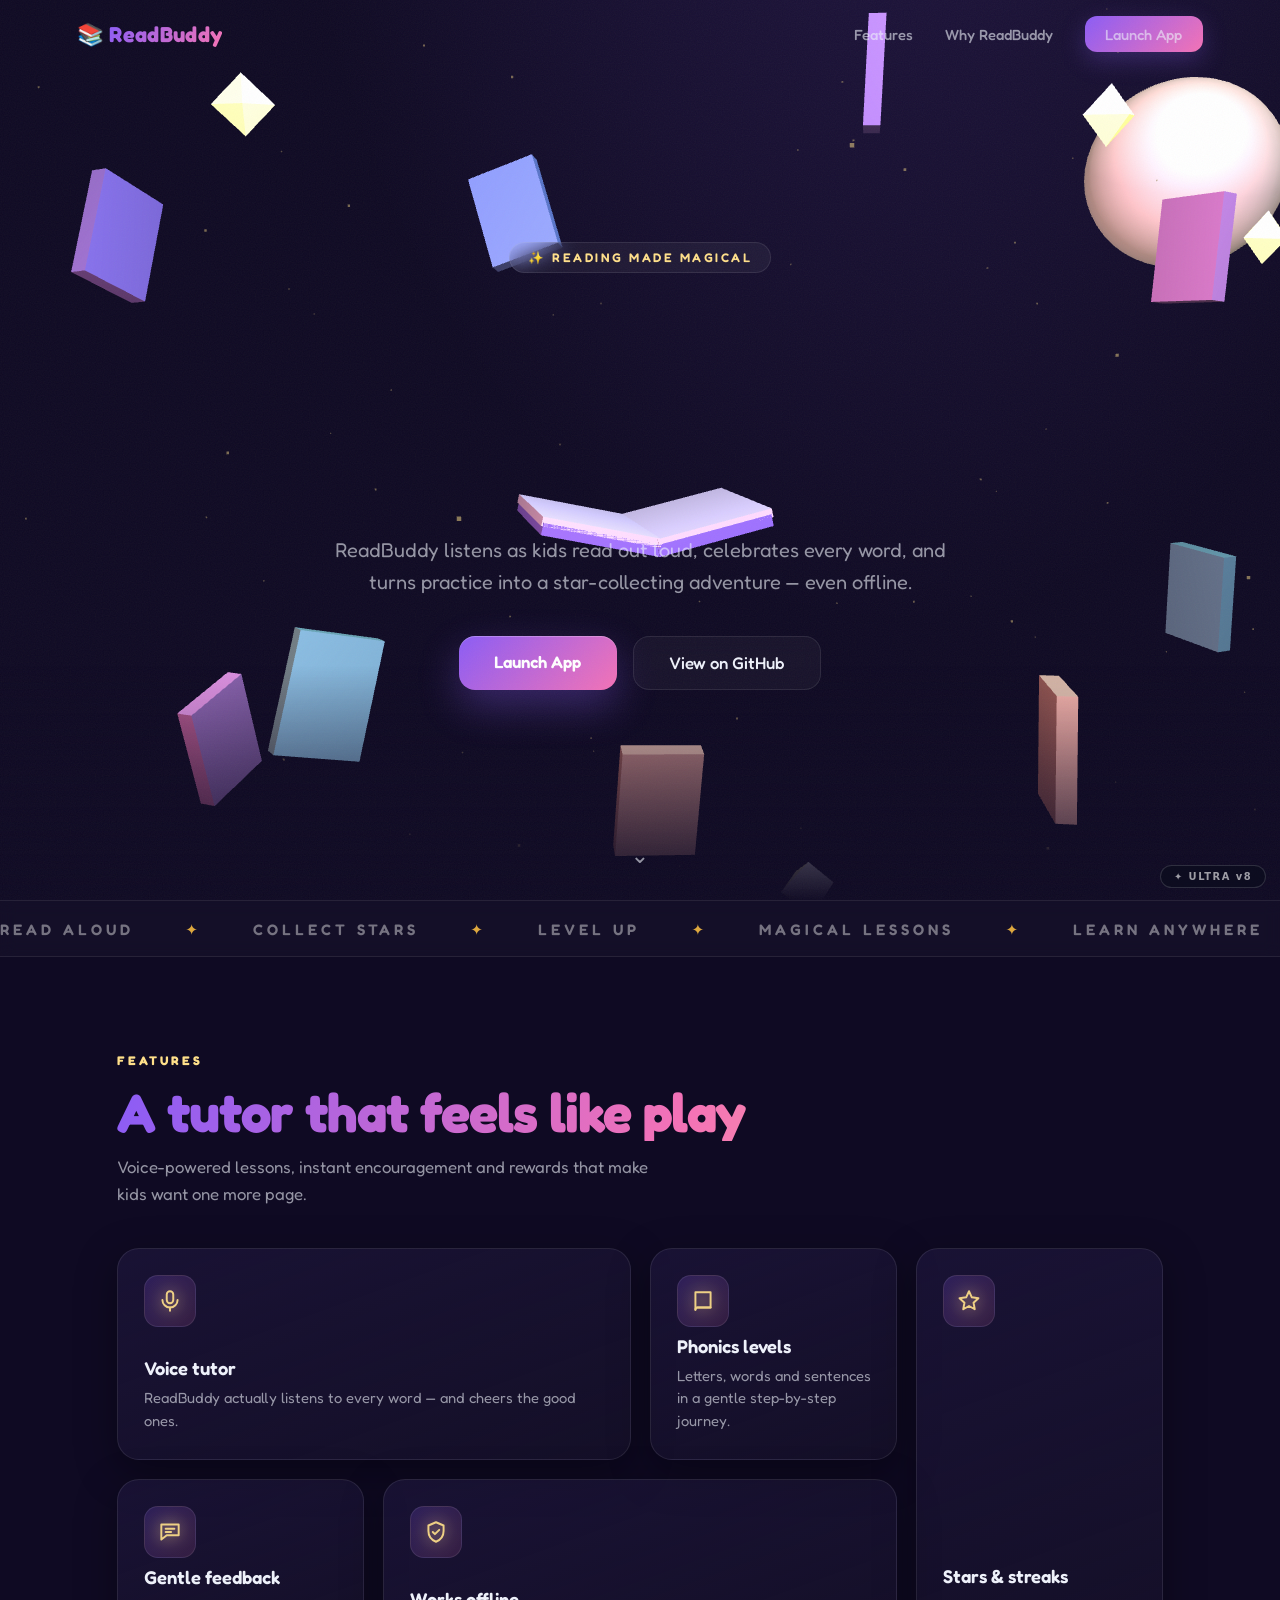
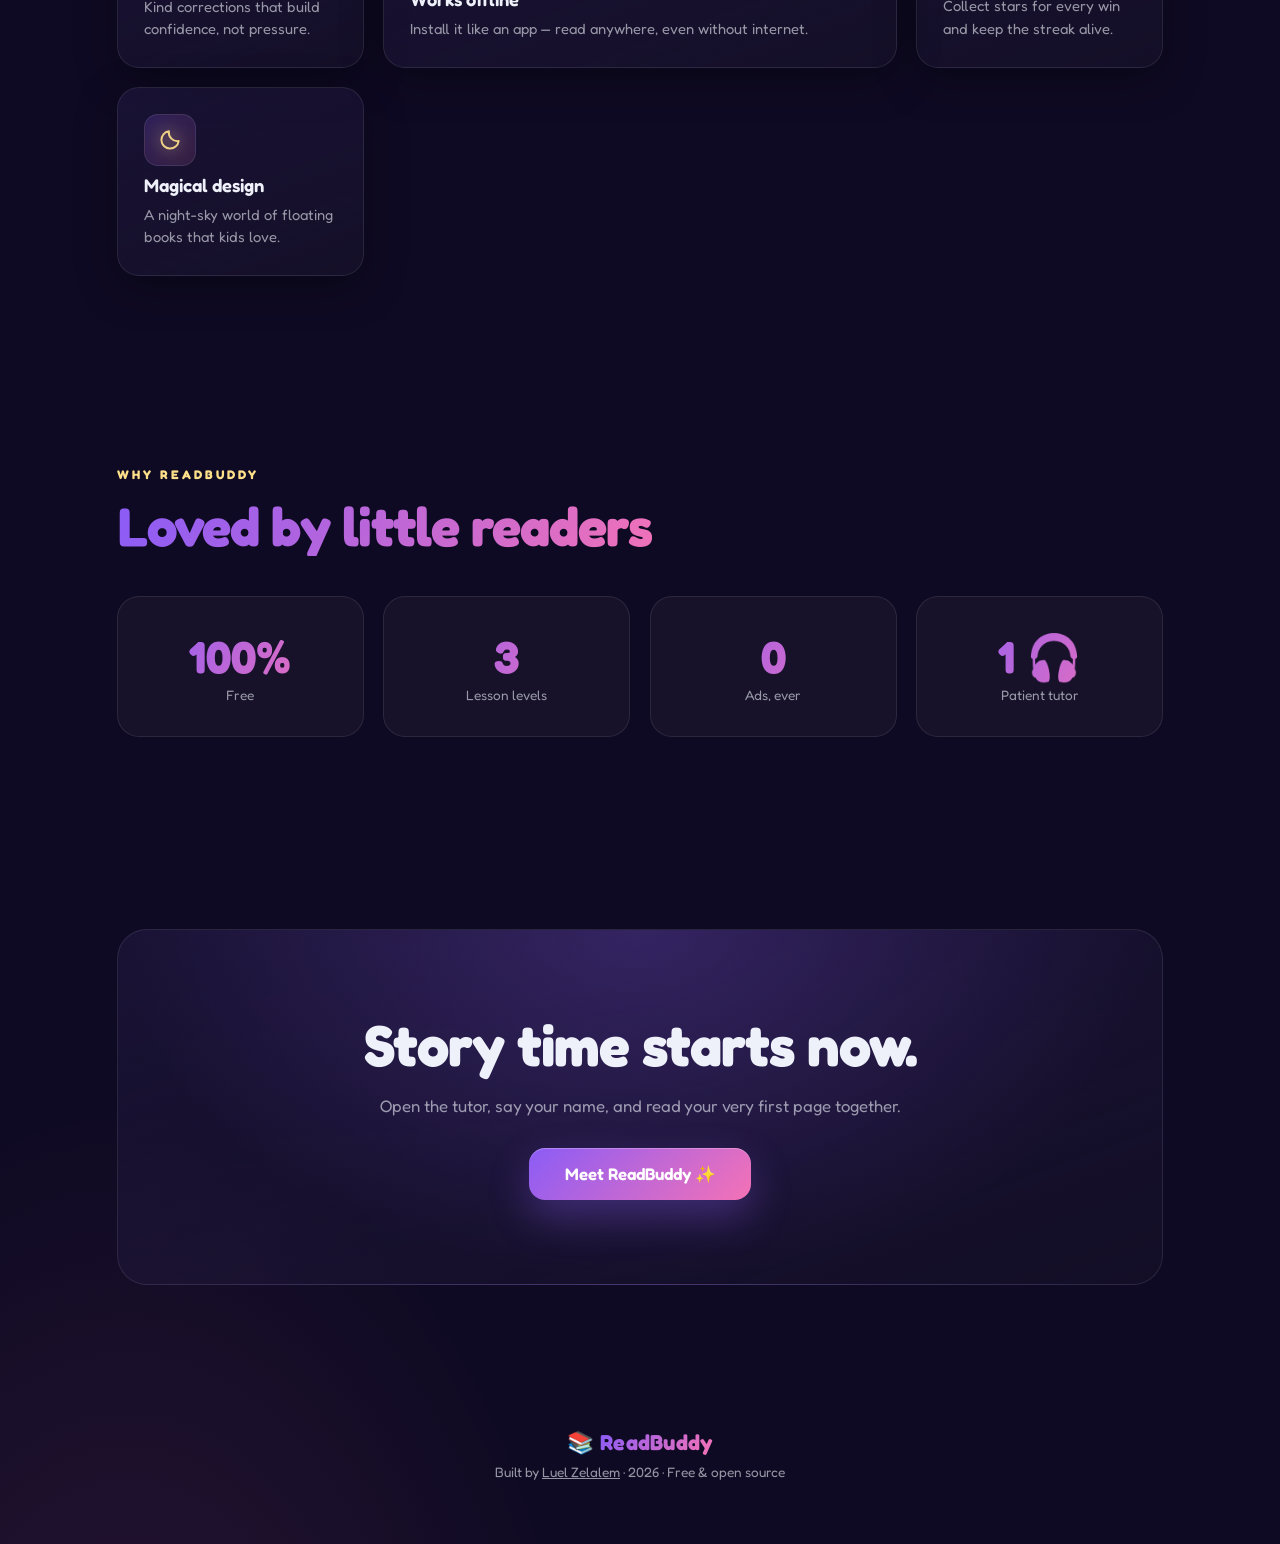
<file: index.html>
<!DOCTYPE html>
<html lang="en">
<head>
  <meta charset="UTF-8" />
  <meta name="viewport" content="width=device-width, initial-scale=1.0" />
  <meta name="description" content="A magical AI reading tutor that listens as kids read aloud and cheers them on." />
  <title>ReadBuddy — Reading Made Magical.</title>
  <link rel="preconnect" href="https://fonts.googleapis.com" />
  <link rel="preconnect" href="https://fonts.gstatic.com" crossorigin />
  <link href="https://fonts.googleapis.com/css2?family=Fredoka:wght@400;500;600;700&display=swap" rel="stylesheet">
  <link rel="stylesheet" href="landing-v2.css?v=8" />
  <link rel="stylesheet" href="ultra.css?v=8" />
  <link rel="stylesheet" href="fx-pack.css?v=8" />
  <link rel="stylesheet" href="modern.css?v=8" />
<script type="speculationrules">{"prefetch":[{"source":"document","where":{"href_matches":"/*"},"eagerness":"conservative"}]}</script>
</head>
<body data-logo="📚" data-marquee="READ ALOUD ~ COLLECT STARS ~ LEVEL UP ~ MAGICAL LESSONS ~ LEARN ANYWHERE">

  <nav class="nav" id="nav">
    <a class="nav-logo" href="index.html">📚 <span>ReadBuddy</span></a>
    <ul class="nav-links" id="navLinks">
      <li><a href="#features">Features</a></li>
      <li><a href="#stats">Why ReadBuddy</a></li>
      <li><a href="login.html" class="nav-cta">Launch App</a></li>
    </ul>
    <button class="nav-burger" id="burger" aria-label="Menu">☰</button>
  </nav>

  <header class="hero3d">
    <video class="fx-video" autoplay muted loop playsinline preload="metadata" disablepictureinpicture aria-hidden="true"><source src="assets/bg-video.mp4" type="video/mp4"></video>
<canvas id="scene3d"></canvas>
    <div class="hero-inner">
      <span class="hero-badge rv">✨ Reading made magical</span>
      <h1 class="hero-title rv" data-d="1">Read aloud with<br /><span class="stroke">your AI buddy.</span></h1>
      <p class="hero-sub rv" data-d="2">ReadBuddy listens as kids read out loud, celebrates every word, and turns practice into a star-collecting adventure — even offline.</p>
      <div class="hero-ctas rv" data-d="3">
        <a href="login.html" class="btn-primary">Launch App</a>
        <a href="https://github.com/luelzelalem848-max/readbuddy" target="_blank" rel="noopener" class="btn-ghost">View on GitHub</a>
      </div>
    </div>
    <div class="scroll-hint">⌄</div>
  </header>

  <section class="section" id="features">
    <span class="kicker rv">Features</span>
    <h2 class="section-title rv" data-d="1">A tutor that feels like play</h2>
    <p class="section-sub rv" data-d="2">Voice-powered lessons, instant encouragement and rewards that make kids want one more page.</p>
    <div class="bento">
      <div class="bento-card stat-card b-wide rv" data-d="1">
  <div class="b-icon"><svg viewBox="0 0 24 24" width="26" height="26" fill="none" stroke="currentColor" stroke-width="1.8" stroke-linecap="round" stroke-linejoin="round" aria-hidden="true"><rect x="9" y="3" width="6" height="11" rx="3"/><path d="M5 11a7 7 0 0 0 14 0"/><path d="M12 18v3"/></svg></div>
  <h3>Voice tutor</h3>
  <p>ReadBuddy actually listens to every word — and cheers the good ones.</p>
</div>
      <div class="bento-card stat-card  rv" data-d="2">
  <div class="b-icon"><svg viewBox="0 0 24 24" width="26" height="26" fill="none" stroke="currentColor" stroke-width="1.8" stroke-linecap="round" stroke-linejoin="round" aria-hidden="true"><path d="M5 4h14v14H7a2 2 0 0 0-2 2V4z"/><path d="M5 20a2 2 0 0 1 2-2h12"/></svg></div>
  <h3>Phonics levels</h3>
  <p>Letters, words and sentences in a gentle step-by-step journey.</p>
</div>
      <div class="bento-card stat-card b-tall rv" data-d="3">
  <div class="b-icon"><svg viewBox="0 0 24 24" width="26" height="26" fill="none" stroke="currentColor" stroke-width="1.8" stroke-linecap="round" stroke-linejoin="round" aria-hidden="true"><path d="M12 3l2.6 5.6 6.1.8-4.5 4.2 1.1 6-5.3-3-5.3 3 1.1-6L3.3 9.4l6.1-.8L12 3z"/></svg></div>
  <h3>Stars & streaks</h3>
  <p>Collect stars for every win and keep the streak alive.</p>
</div>
      <div class="bento-card stat-card  rv" data-d="4">
  <div class="b-icon"><svg viewBox="0 0 24 24" width="26" height="26" fill="none" stroke="currentColor" stroke-width="1.8" stroke-linecap="round" stroke-linejoin="round" aria-hidden="true"><path d="M4 5h16v10H9l-5 4V5z"/><path d="M8 9h8"/><path d="M8 12h5"/></svg></div>
  <h3>Gentle feedback</h3>
  <p>Kind corrections that build confidence, not pressure.</p>
</div>
      <div class="bento-card stat-card b-wide rv" data-d="5">
  <div class="b-icon"><svg viewBox="0 0 24 24" width="26" height="26" fill="none" stroke="currentColor" stroke-width="1.8" stroke-linecap="round" stroke-linejoin="round" aria-hidden="true"><path d="M12 3l7 3v5c0 5-3.5 8.5-7 10-3.5-1.5-7-5-7-10V6l7-3z"/><path d="M9 12l2 2 4-4"/></svg></div>
  <h3>Works offline</h3>
  <p>Install it like an app — read anywhere, even without internet.</p>
</div>
      <div class="bento-card stat-card  rv" data-d="1">
  <div class="b-icon"><svg viewBox="0 0 24 24" width="26" height="26" fill="none" stroke="currentColor" stroke-width="1.8" stroke-linecap="round" stroke-linejoin="round" aria-hidden="true"><path d="M20 13A8 8 0 0 1 11 4a8 8 0 1 0 9 9z"/></svg></div>
  <h3>Magical design</h3>
  <p>A night-sky world of floating books that kids love.</p>
</div>
    </div>
  </section>

  <section class="section" id="stats">
    <span class="kicker rv">Why ReadBuddy</span>
    <h2 class="section-title rv" data-d="1">Loved by little readers</h2>
    <div class="stats">
      <div class="stat rv" data-d="1"><b>100%</b><span>Free</span></div>
      <div class="stat rv" data-d="2"><b>3</b><span>Lesson levels</span></div>
      <div class="stat rv" data-d="3"><b>0</b><span>Ads, ever</span></div>
      <div class="stat rv" data-d="4"><b>1 🎧</b><span>Patient tutor</span></div>
    </div>
  </section>

  <section class="section">
    <div class="cta-card rv">
      <h2>Story time starts now.</h2>
      <p>Open the tutor, say your name, and read your very first page together.</p>
      <a href="login.html" class="btn-primary">Meet ReadBuddy ✨</a>
    </div>
  </section>

  <footer>
    <a class="nav-logo" href="index.html">📚 <span>ReadBuddy</span></a>
    <p>Built by <a href="https://github.com/luelzelalem848-max/readbuddy" target="_blank" rel="noopener">Luel Zelalem</a> · 2026 · Free & open source</p>
  </footer>

  <script src="vendor/three.min.js?v=8"></script>
  <script src="scene3d.js?v=8"></script>
  <script src="ultra.js?v=8"></script>
  <script>
    // nav scroll state + burger + reveals
    var nav = document.getElementById('nav');
    window.addEventListener('scroll', function () {
      nav.classList.toggle('scrolled', window.scrollY > 30);
    }, { passive: true });
    var burger = document.getElementById('burger'), links = document.getElementById('navLinks');
    burger.addEventListener('click', function () { links.classList.toggle('open'); });
    links.querySelectorAll('a').forEach(function (a) {
      a.addEventListener('click', function () { links.classList.remove('open'); });
    });
    var io = new IntersectionObserver(function (es) {
      es.forEach(function (e) { if (e.isIntersecting) { e.target.classList.add('in'); io.unobserve(e.target); } });
    }, { threshold: 0.15 });
    document.querySelectorAll('.rv').forEach(function (el) { io.observe(el); });
  </script>
  <script src="fx-pack.js?v=8"></script>
  <script>/* pause bg videos when off-screen */(function(){var vs=document.querySelectorAll('.fx-video,.fx-video-fixed');if(!vs.length||!('IntersectionObserver' in window))return;var io=new IntersectionObserver(function(es){es.forEach(function(en){var v=en.target;if(en.isIntersecting){v.play().catch(function(){});}else{v.pause();}});},{threshold:0.05});vs.forEach(function(v){io.observe(v);});})();</script>
  <script src="modern.js?v=8"></script>
</body>
</html>
</file>
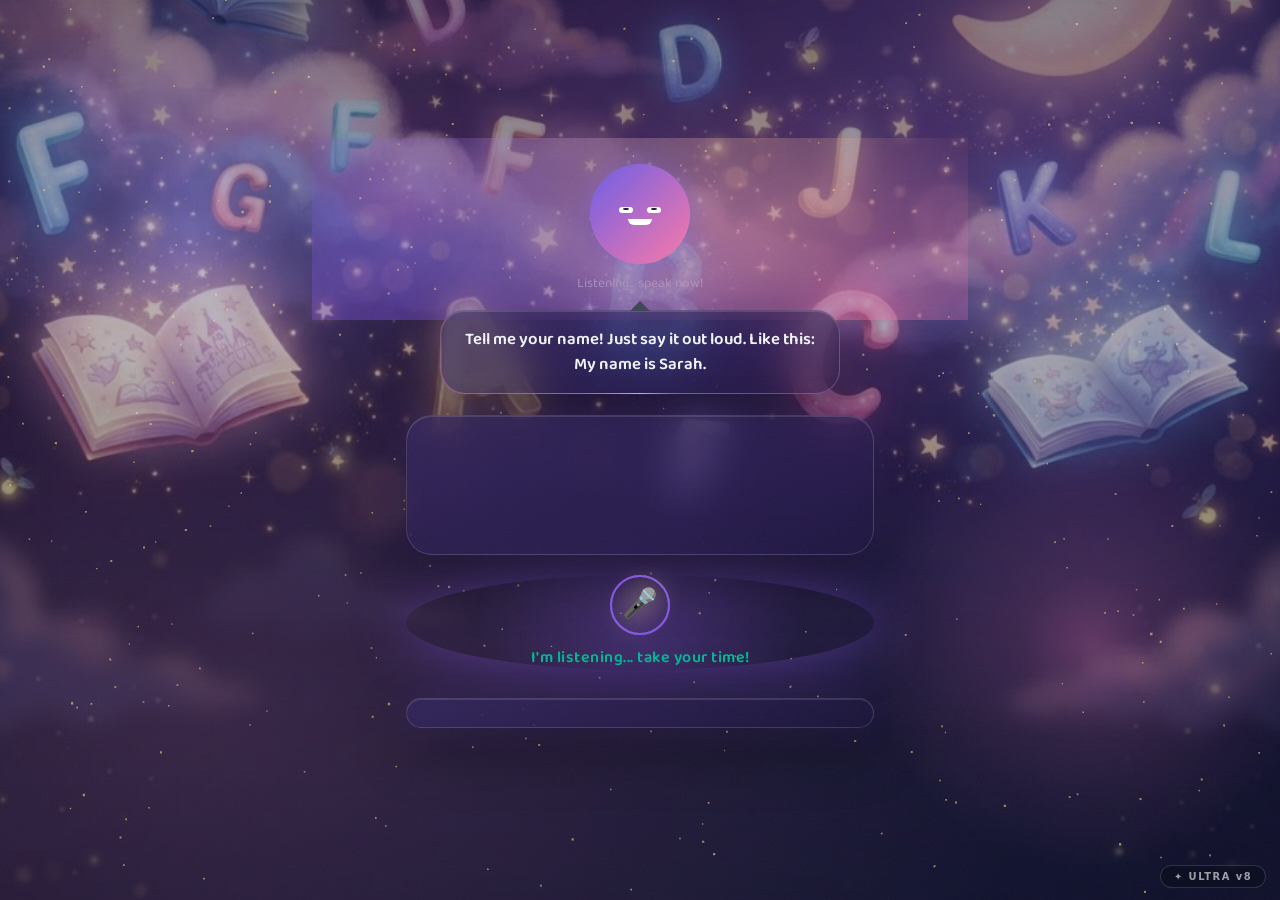
<file: app.html>
<!DOCTYPE html>
<html lang="en">
<head>
  <meta charset="UTF-8" />
  <meta name="viewport" content="width=device-width, initial-scale=1.0, maximum-scale=1.0, user-scalable=no" />
  <meta name="theme-color" content="#6c5ce7" />
  <meta name="apple-mobile-web-app-capable" content="yes" />
  <meta name="apple-mobile-web-app-status-bar-style" content="black-translucent" />
  <meta name="apple-mobile-web-app-title" content="ReadBuddy" />
  <title>ReadBuddy — Your AI Reading Tutor</title>
  <link rel="stylesheet" href="style.css?v=8" />
  <link rel="stylesheet" href="ultra.css?v=8" />
    <link rel="stylesheet" href="bg.css?v=8" />
  <link rel="manifest" href="manifest.json?v=8" />
  <link href="https://fonts.googleapis.com/css2?family=Fredoka:wght@400;500;600;700&family=Comic+Neue:wght@400;700&display=swap" rel="stylesheet">
  <link rel="stylesheet" href="app-lux.css?v=8" />
  <link rel="stylesheet" href="fx-pack.css?v=8" />
  <link rel="stylesheet" href="modern.css?v=8" />
<script type="speculationrules">{"prefetch":[{"source":"document","where":{"href_matches":"/*"},"eagerness":"conservative"}]}</script>
</head>
<body data-logo="📚">
<div class="fx-bg" aria-hidden="true">
  <div class="fx-bg-img"></div>
  <video class="fx-video" autoplay muted loop playsinline preload="metadata" disablepictureinpicture aria-hidden="true"><source src="assets/bg-video.mp4" type="video/mp4"></video>
<div class="fx-bg-overlay"></div>
  <div class="fx-bg-glow"></div>
  <div class="fx-bg-particles">
    <span style="--x:6%;--d:26s;--del:-3s;--s:1.1">⭐</span>
    <span style="--x:17%;--d:31s;--del:-11s;--s:0.8">✨</span>
    <span style="--x:28%;--d:24s;--del:-7s;--s:1.3">📚</span>
    <span style="--x:39%;--d:35s;--del:-19s;--s:0.7">🔤</span>
    <span style="--x:50%;--d:28s;--del:-14s;--s:1.0">💫</span>
    <span style="--x:61%;--d:33s;--del:-5s;--s:1.2">⭐</span>
    <span style="--x:72%;--d:27s;--del:-21s;--s:0.85">✨</span>
    <span style="--x:83%;--d:30s;--del:-9s;--s:1.0">📚</span>
    <span style="--x:91%;--d:36s;--del:-16s;--s:0.9">🔤</span>
    <span style="--x:11%;--d:38s;--del:-24s;--s:0.7">💫</span>
    <span style="--x:45%;--d:40s;--del:-30s;--s:0.75">⭐</span>
    <span style="--x:67%;--d:42s;--del:-27s;--s:0.65">✨</span>
  </div>
</div>

  <div class="app">
    <!-- AI Avatar -->
    <div class="avatar-area">
      <div class="avatar" id="avatar">
        <div class="avatar-face" id="avatarFace">
          <div class="avatar-eyes">
            <div class="eye" id="leftEye"></div>
            <div class="eye" id="rightEye"></div>
          </div>
          <div class="avatar-mouth" id="avatarMouth"></div>
        </div>
      </div>
      <div class="avatar-status" id="avatarStatus">Starting up...</div>
    </div>

    <!-- Speech Bubble -->
    <div class="speech-bubble" id="speechBubble">
      <p id="speechText">Loading...</p>
    </div>

    <!-- Main Display -->
    <div class="main-display" id="mainDisplay">
      <div class="big-display" id="bigDisplay"></div>
      <div class="emoji-display" id="emojiDisplay"></div>
    </div>

    <!-- Listening Indicator -->
    <div class="listening-zone" id="listeningZone">
      <div class="mic-ripple">
        <div class="ripple-circle"></div>
        <div class="ripple-circle delay1"></div>
        <div class="ripple-circle delay2"></div>
        <div class="mic-icon">🎤</div>
      </div>
      <p class="listening-text" id="listeningText">I'm listening... take your time!</p>
    </div>

    <!-- Score Bar -->
    <div class="score-bar" id="scoreBar" style="display:none;">
      <div class="score-chip">⭐ <span id="starsCount">0</span></div>
      <div class="score-chip">✅ <span id="correctCount">0</span></div>
      <div class="score-chip">🔥 <span id="streakCount">0</span></div>
    </div>

    <!-- Progress Dots -->
    <div class="progress-dots" id="progressDots" style="display:none;"></div>

    <!-- Feedback -->
    <div class="feedback-zone" id="feedbackZone"></div>

    <!-- Controls -->
    <div class="controls" id="controls" style="display:none;">
      <button id="repeatBtn" class="btn-control">🔊 Repeat</button>
      <button id="skipBtn" class="btn-control">⏭️ Skip</button>
      <button id="homeBtn" class="btn-control">🏠 Home</button>
    </div>

    <!-- Level Info -->
    <div class="level-info" id="levelInfo" style="display:none;">
      <span id="levelLabel">Level 1: Letters</span>
    </div>

    <!-- Install hint -->
    <div class="install-hint" id="installHint" style="display:none;">
      📲 Tap to install ReadBuddy on your phone!
    </div>
  </div>

  <script src="app.js?v=8"></script>
  <script>
    // Register Service Worker for PWA (offline + installable)
    if ('serviceWorker' in navigator) {
      navigator.serviceWorker.register('./sw.js').catch(function(e) {});
    }

    // PWA Install Prompt
    let deferredPrompt = null;
    window.addEventListener('beforeinstallprompt', function(e) {
      e.preventDefault();
      deferredPrompt = e;
      var hint = document.getElementById('installHint');
      if (hint) {
        hint.style.display = 'block';
        hint.addEventListener('click', function() {
          deferredPrompt.prompt();
          deferredPrompt.userChoice.then(function() {
            hint.style.display = 'none';
            deferredPrompt = null;
          });
        });
      }
    });
  </script>
<script src="ultra.js?v=8"></script>
<script src="kinetic.js?v=8"></script>
  <script src="vendor/three.min.js?v=8"></script>
  <script src="app3d.js?v=8"></script>
  <script src="fx-pack.js?v=8"></script>
  <script>/* pause bg videos when off-screen */(function(){var vs=document.querySelectorAll('.fx-video,.fx-video-fixed');if(!vs.length||!('IntersectionObserver' in window))return;var io=new IntersectionObserver(function(es){es.forEach(function(en){var v=en.target;if(en.isIntersecting){v.play().catch(function(){});}else{v.pause();}});},{threshold:0.05});vs.forEach(function(v){io.observe(v);});})();</script>
  <script src="modern.js?v=8"></script>
</body>
</html>
</file>
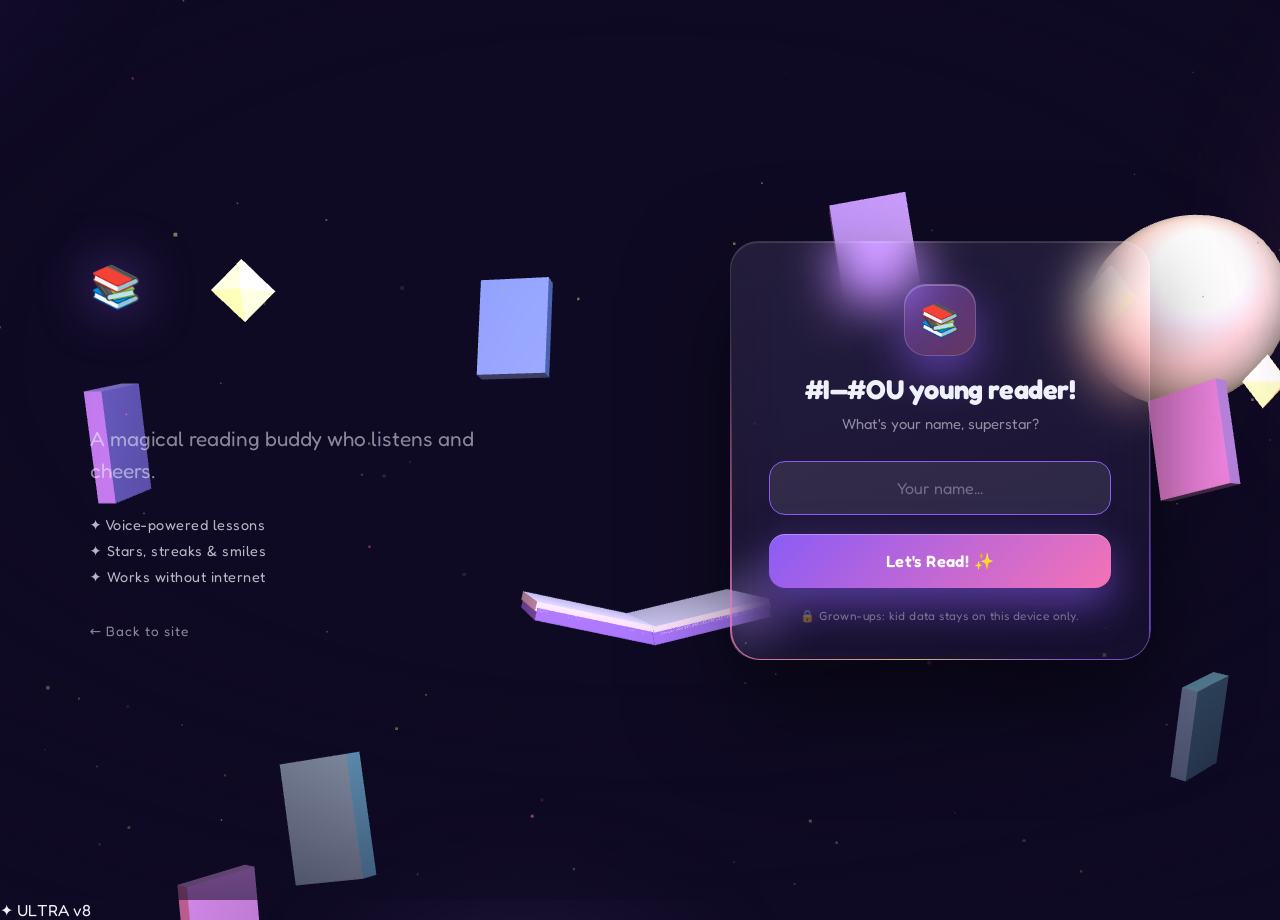
<file: login.html>
<!DOCTYPE html>
<html lang="en">
<head>
  <meta charset="UTF-8" />
  <meta name="viewport" content="width=device-width, initial-scale=1.0" />
  <title>ReadBuddy — Sign In</title>
  <link rel="preconnect" href="https://fonts.googleapis.com" />
  <link rel="preconnect" href="https://fonts.gstatic.com" crossorigin />
  <link href="https://fonts.googleapis.com/css2?family=Fredoka:wght@400;500;600;700&display=swap" rel="stylesheet">
  <link rel="stylesheet" href="login-screen.css?v=8" />
  <link rel="stylesheet" href="login-pro.css?v=8" />
  <link rel="stylesheet" href="modern.css?v=8" />
<script type="speculationrules">{"prefetch":[{"source":"document","where":{"href_matches":"/*"},"eagerness":"conservative"}]}</script>
</head>
<body data-logo="📚">
<script>
  /* already signed in? go straight to the app */
  try {
    if (localStorage.getItem('readbuddy_name')) location.replace('app.html');
  } catch (e) {}
</script>

<div class="lg-stage">
  <video class="fx-video" autoplay muted loop playsinline preload="metadata" disablepictureinpicture aria-hidden="true"><source src="assets/bg-video.mp4" type="video/mp4"></video>
<canvas id="scene3d"></canvas>
  <div class="lg-vignette"></div>
</div>

<div class="lg-grid">
  <div class="lg-brand rv-in">
    <div class="lg-brand-logo">📚</div>
    <h1 class="lg-brand-name">ReadBuddy</h1>
    <p class="lg-brand-tag">A magical reading buddy who listens and cheers.</p>
    <div class="lg-brand-points">
      <span>✦ Voice-powered lessons</span>
      <span>✦ Stars, streaks & smiles</span>
      <span>✦ Works without internet</span>
    </div>
    <a class="lg-back" href="index.html">← Back to site</a>
  </div>

  <div class="lg-center">
    <form class="lg-card" id="lgCard" autocomplete="off">
      <div class="lg-halo"></div>
      <div class="lg-logo">📚</div>
      <h2 class="lg-title">Hello, young reader!</h2>
      <p class="lg-sub">What's your name, superstar?</p>
      <input class="lg-input" id="lgName" type="text" placeholder="Your name..." maxlength="40" autocomplete="off" />
      <p class="lg-error" id="lgError">We need your name to start the story ✨</p>
      <button class="lg-cta" type="submit" id="lgCta">Let's Read! ✨</button>
      <p class="lg-foot">🔒 Grown-ups: kid data stays on this device only.</p>
    </form>
  </div>
</div>

<script src="vendor/three.min.js?v=8"></script>
<script src="scene3d.js?v=8"></script>
<script src="fx-pack.js?v=8"></script>
<script>
(function () {
  var input = document.getElementById('lgName'),
      card = document.getElementById('lgCard'),
      err = document.getElementById('lgError'),
      cta = document.getElementById('lgCta');
  setTimeout(function () { input.focus(); }, 700);

  function go() {
    var name = (input.value || '').trim();
    if (!name) {
      err.classList.add('lg-show');
      card.classList.remove('lg-shake');
      void card.offsetWidth;
      card.classList.add('lg-shake');
      input.focus();
      return;
    }
    localStorage.setItem('readbuddy_name', name);
    cta.textContent = 'Opening the storybook...';
    card.classList.add('lg-closing');
    setTimeout(function () { location.href = 'app.html'; }, 460);
  }
  card.addEventListener('submit', function (e) { e.preventDefault(); go(); });
  input.addEventListener('input', function () { err.classList.remove('lg-show'); });
})();
</script>
  <script src="login-pro.js?v=8"></script>
  <script>/* pause bg videos when off-screen */(function(){var vs=document.querySelectorAll('.fx-video,.fx-video-fixed');if(!vs.length||!('IntersectionObserver' in window))return;var io=new IntersectionObserver(function(es){es.forEach(function(en){var v=en.target;if(en.isIntersecting){v.play().catch(function(){});}else{v.pause();}});},{threshold:0.05});vs.forEach(function(v){io.observe(v);});})();</script>
  <script src="modern.js?v=8"></script>
</body>
</html>
</file>
<file: landing-v2.css>
/* ================================================================
   DRIBBBLE-GRADE LANDING — 3D hero, bento grid, display type
   ================================================================ */
:root {
  --a: #8b5cf6; --b: #f472b6; --gold: #ffe08a;
  --bg: #0f0a23; --card: rgba(32,24,64,.6); --line: rgba(255,255,255,.09);
  --txt: #eef1fa; --dim: rgba(238,241,250,.6);
  --display: 'Fredoka', sans-serif; --body: 'Fredoka', system-ui, sans-serif;
}
* { margin: 0; padding: 0; box-sizing: border-box; }
html { scroll-behavior: smooth; }
body {
  background:
    radial-gradient(ellipse 80% 50% at 70% -10%, #8b5cf626, transparent 60%),
    radial-gradient(ellipse 60% 40% at 10% 110%, #f472b61f, transparent 60%),
    var(--bg);
  color: var(--txt);
  font-family: var(--body);
  overflow-x: hidden;
}
::selection { background: #8b5cf655; }

/* ---------- NAV ---------- */
.nav {
  position: fixed; top: 0; left: 0; right: 0; z-index: 100;
  display: flex; align-items: center; justify-content: space-between;
  padding: 1rem 6vw;
  transition: background .35s, backdrop-filter .35s, border-color .35s, padding .35s;
  border-bottom: 1px solid transparent;
}
.nav.scrolled {
  background: rgba(15,10,35, .55);
  backdrop-filter: blur(18px);
  -webkit-backdrop-filter: blur(18px);
  border-bottom-color: var(--line);
  padding: .65rem 6vw;
}
.nav-logo { font-family: var(--display); font-size: 1.35rem; font-weight: 700; color: var(--txt); text-decoration: none; letter-spacing: .3px; }
.nav-logo span { background: linear-gradient(120deg, var(--a), var(--b)); -webkit-background-clip: text; background-clip: text; -webkit-text-fill-color: transparent; }
.nav-links { display: flex; gap: 2rem; list-style: none; align-items: center; }
.nav-links a { color: var(--dim); text-decoration: none; font-size: .92rem; font-weight: 500; transition: color .25s; }
.nav-links a:hover { color: var(--txt); }
.nav-cta {
  padding: .6rem 1.3rem; border-radius: 12px; font-weight: 600; text-decoration: none;
  background: linear-gradient(135deg, var(--a), var(--b)); color: #fff;
  box-shadow: 0 8px 24px #8b5cf644; transition: transform .25s, box-shadow .25s;
  display: inline-block;
}
.nav-cta:hover { transform: translateY(-2px); box-shadow: 0 12px 32px #8b5cf666; }
.nav-burger { display: none; background: none; border: none; color: var(--txt); font-size: 1.6rem; cursor: pointer; }

/* ---------- HERO ---------- */
.hero3d {
  position: relative; min-height: 100svh;
  display: flex; align-items: center; justify-content: center;
  text-align: center; overflow: hidden;
  padding: 7rem 6vw 5rem;
}
#scene3d { position: absolute; inset: 0; width: 100%; height: 100%; display: block; }
.hero3d::after {
  content: ''; position: absolute; inset: auto 0 0 0; height: 26vh;
  background: linear-gradient(180deg, transparent, var(--bg)); pointer-events: none;
}
.hero-inner { position: relative; z-index: 2; max-width: 980px; }
.hero-badge {
  display: inline-flex; align-items: center; gap: .5rem;
  padding: .45rem 1.1rem; border-radius: 999px;
  border: 1px solid var(--line); background: rgba(255,255,255,.05);
  backdrop-filter: blur(10px);
  font-size: .78rem; font-weight: 600; letter-spacing: 2.5px; color: var(--gold);
  text-transform: uppercase; margin-bottom: 1.6rem;
}
.hero-title {
  font-family: var(--display);
  font-size: clamp(3rem, 9vw, 6.8rem);
  font-weight: 700; line-height: .98; letter-spacing: -2px;
  margin-bottom: 1.4rem;
}
.hero-title .stroke {
  background: linear-gradient(120deg, var(--a), var(--b) 60%, var(--gold));
  -webkit-background-clip: text; background-clip: text; -webkit-text-fill-color: transparent;
}
.hero-sub { font-size: clamp(1rem, 2vw, 1.25rem); color: var(--dim); max-width: 620px; margin: 0 auto 2.4rem; line-height: 1.6; }
.hero-ctas { display: flex; gap: 1rem; justify-content: center; flex-wrap: wrap; }
.btn-primary {
  position: relative; display: inline-block; overflow: hidden;
  padding: 1rem 2.2rem; border-radius: 16px;
  background: linear-gradient(135deg, var(--a), var(--b)); color: #fff;
  font-family: var(--display); font-weight: 600; font-size: 1.05rem; text-decoration: none;
  box-shadow: 0 16px 40px #8b5cf655, inset 0 1px 0 rgba(255,255,255,.25);
  transition: transform .25s, box-shadow .25s;
}
.btn-primary:hover { transform: translateY(-3px); box-shadow: 0 20px 52px #8b5cf677; }
.btn-ghost {
  display: inline-block; padding: 1rem 2.2rem; border-radius: 16px;
  border: 1px solid var(--line); color: var(--txt); background: rgba(255,255,255,.04);
  backdrop-filter: blur(10px);
  font-family: var(--display); font-weight: 500; font-size: 1.05rem; text-decoration: none;
  transition: background .25s, transform .25s;
}
.btn-ghost:hover { background: rgba(255,255,255,.09); transform: translateY(-3px); }
.scroll-hint { position: absolute; bottom: 2rem; left: 50%; transform: translateX(-50%); z-index: 2; color: var(--dim); font-size: 1.4rem; animation: bob 2s ease-in-out infinite; }
@keyframes bob { 0%,100% { transform: translate(-50%, 0);} 50% { transform: translate(-50%, 10px);} }

/* ---------- SECTIONS ---------- */
.section { max-width: 1200px; margin: 0 auto; padding: 6rem 6vw; }
.kicker { display: block; color: var(--gold); font-size: .78rem; font-weight: 700; letter-spacing: 3px; text-transform: uppercase; margin-bottom: 1rem; }
.section-title { font-family: var(--display); font-size: clamp(2rem, 5vw, 3.4rem); font-weight: 700; letter-spacing: -1px; line-height: 1.05; margin-bottom: .8rem; }
.section-sub { color: var(--dim); font-size: 1.05rem; max-width: 560px; line-height: 1.6; }

/* ---------- BENTO ---------- */
.bento {
  display: grid; gap: 1.2rem;
  grid-template-columns: repeat(4, 1fr);
  grid-auto-rows: minmax(160px, auto);
  margin-top: 2.5rem;
}
.bento-card {
  border-radius: 22px; padding: 1.6rem;
  background: linear-gradient(160deg, var(--card), rgba(255,255,255,.025));
  border: 1px solid var(--line);
  box-shadow: 0 12px 40px rgba(0,0,0,.35);
  display: flex; flex-direction: column; justify-content: flex-end; gap: .5rem;
  overflow: hidden; position: relative;
}
.bento-card.b-wide { grid-column: span 2; }
.bento-card.b-tall { grid-row: span 2; }
.b-icon {
  width: 52px; height: 52px; border-radius: 14px; display: grid; place-items: center;
  font-size: 1.5rem; margin-bottom: auto;
  background: linear-gradient(135deg, #8b5cf633, #f472b622);
  border: 1px solid var(--line);
}
.bento-card h3 { font-family: var(--display); font-size: 1.15rem; font-weight: 600; }
.bento-card p { color: var(--dim); font-size: .92rem; line-height: 1.55; }

/* ---------- STATS ---------- */
.stats { display: grid; grid-template-columns: repeat(auto-fit, minmax(160px, 1fr)); gap: 1.2rem; margin-top: 2.5rem; }
.stat { text-align: center; padding: 2rem 1rem; border-radius: 22px; background: rgba(255,255,255,.035); border: 1px solid var(--line); }
.stat b { display: block; font-family: var(--display); font-size: clamp(1.8rem, 4vw, 2.8rem); font-weight: 700; background: linear-gradient(120deg, var(--a), var(--b)); -webkit-background-clip: text; background-clip: text; -webkit-text-fill-color: transparent; }
.stat span { color: var(--dim); font-size: .85rem; }

/* ---------- CTA ---------- */
.cta-card {
  position: relative; text-align: center; border-radius: 30px; overflow: hidden;
  padding: 5rem 6vw; border: 1px solid var(--line);
  background:
    radial-gradient(ellipse at 50% 0%, #8b5cf640, transparent 70%),
    linear-gradient(160deg, var(--card), rgba(255,255,255,.02));
}
.cta-card h2 { font-family: var(--display); font-size: clamp(2rem, 5.5vw, 3.6rem); font-weight: 700; letter-spacing: -1px; margin-bottom: 1rem; }
.cta-card p { color: var(--dim); margin-bottom: 2rem; font-size: 1.05rem; }

/* ---------- FOOTER ---------- */
footer { text-align: center; padding: 3rem 6vw 4rem; color: var(--dim); font-size: .85rem; }
footer a { color: var(--dim); }
footer .nav-logo { display: block; margin-bottom: .6rem; }

/* ---------- REVEALS ---------- */
.rv { opacity: 0; transform: translateY(34px); transition: opacity .7s cubic-bezier(.2,.7,.2,1), transform .7s cubic-bezier(.2,.7,.2,1); }
.rv.in { opacity: 1; transform: none; }
.rv[data-d="1"] { transition-delay: .08s; } .rv[data-d="2"] { transition-delay: .16s; }
.rv[data-d="3"] { transition-delay: .24s; } .rv[data-d="4"] { transition-delay: .32s; }
.rv[data-d="5"] { transition-delay: .4s; }

@media (max-width: 900px) {
  .bento { grid-template-columns: repeat(2, 1fr); }
}
@media (max-width: 640px) {
  .nav-links { position: fixed; inset: 0 0 auto 0; flex-direction: column; padding: 5rem 2rem 2rem; background: rgba(15,10,35,.92); backdrop-filter: blur(20px); border-bottom: 1px solid var(--line); transform: translateY(-110%); transition: transform .35s; gap: 1.4rem; }
  .nav-links.open { transform: translateY(0); }
  .nav-burger { display: block; z-index: 110; }
  .bento { grid-template-columns: 1fr; }
  .bento-card.b-wide, .bento-card.b-tall { grid-column: span 1; grid-row: span 1; }
}
@media (prefers-reduced-motion: reduce) { .rv { transition: none; opacity: 1; transform: none; } .scroll-hint { animation: none; } }
</file>
<file: ultra.css>
/* ================================================================
   ULTRA LUXURY PRO MAX — animation layer
   Shimmer text · animated conic borders · aurora · film grain · shine
   ================================================================ */
@property --fx-ang { syntax: '<angle>'; initial-value: 0deg; inherits: false; }

.fx-shimmer {
  background: linear-gradient(110deg, #8b5cf6 0%, #f472b6 25%, #ffe08a 50%, #8b5cf6 75%, #f472b6 100%);
  background-size: 220% auto;
  -webkit-background-clip: text;
  background-clip: text;
  -webkit-text-fill-color: transparent;
  color: transparent;
  animation: fx-shimmer-move 6s linear infinite;
}
@keyframes fx-shimmer-move { to { background-position: 220% center; } }

/* Animated conic light border on cards */
.fx-lux-card { position: relative; }
.fx-lux-card::before {
  content: '';
  position: absolute;
  inset: -1px;
  border-radius: inherit;
  padding: 1px;
  background: conic-gradient(from var(--fx-ang),
    transparent 0%, transparent 30%, #8b5cf6 45%, #f472b6 55%, transparent 70%, transparent 100%);
  -webkit-mask: linear-gradient(#fff 0 0) content-box, linear-gradient(#fff 0 0);
  -webkit-mask-composite: xor;
          mask: linear-gradient(#fff 0 0) content-box, linear-gradient(#fff 0 0);
          mask-composite: exclude;
  opacity: 0;
  transition: opacity .45s ease;
  animation: fx-ang-spin 5s linear infinite;
  pointer-events: none;
}
.fx-lux-card:hover::before { opacity: 1; }
@keyframes fx-ang-spin { to { --fx-ang: 360deg; } }

/* Tilt wrapper state (JS drives transforms) */
.fx-tilt { transform-style: preserve-3d; will-change: transform; transition: transform .18s ease; }
.fx-tilt .fx-tilt-inner, .fx-tilt > * { transform: translateZ(14px); }

/* Aurora blobs in hero */
.fx-aurora { position: absolute; inset: -20%; overflow: hidden; pointer-events: none; z-index: 0; }
.fx-aurora i {
  position: absolute;
  border-radius: 50%;
  filter: blur(70px);
  opacity: .35;
  animation: fx-blob-drift 22s ease-in-out infinite alternate;
}
.fx-aurora i:nth-child(1) { width: 42vw; height: 42vw; left: -12%; top: -18%; background: #8b5cf6; animation-delay: -4s; }
.fx-aurora i:nth-child(2) { width: 36vw; height: 36vw; right: -10%; top: 12%; background: #f472b6; animation-delay: -12s; }
.fx-aurora i:nth-child(3) { width: 30vw; height: 30vw; left: 28%; bottom: -25%; background: #ffe08a; opacity: .18; animation-delay: -18s; }
@keyframes fx-blob-drift {
  0%   { transform: translate3d(0, 0, 0) scale(1); }
  50%  { transform: translate3d(6vw, 4vh, 0) scale(1.15); }
  100% { transform: translate3d(-4vw, -3vh, 0) scale(.95); }
}

/* Film grain — the luxury finish */
body::after {
  content: '';
  position: fixed;
  inset: 0;
  z-index: 2147483000;
  pointer-events: none;
  opacity: .05;
  background-image: url("data:image/svg+xml,%3Csvg xmlns='http://www.w3.org/2000/svg' width='160' height='160'%3E%3Cfilter id='n'%3E%3CfeTurbulence type='fractalNoise' baseFrequency='0.85' numOctaves='2'/%3E%3C/filter%3E%3Crect width='100%25' height='100%25' filter='url(%23n)'/%3E%3C/svg%3E");
  animation: fx-grain 8s steps(10) infinite;
}
@keyframes fx-grain {
  0%,100% { transform: translate(0, 0); } 10% { transform: translate(-2%,-3%); }
  20% { transform: translate(-4%,2%); }  30% { transform: translate(2%,-4%); }
  40% { transform: translate(-2%,3%); }  50% { transform: translate(-3%,-2%); }
  60% { transform: translate(3%,2%); }   70% { transform: translate(-2%,4%); }
  80% { transform: translate(4%,-2%); } 90% { transform: translate(-4%,3%); }
}

/* Button shine sweep + magnetic (JS adds .fx-shine) */
.fx-shine { position: relative; overflow: hidden; }
.fx-shine::after {
  content: '';
  position: absolute;
  top: 0; left: -80%;
  width: 45%; height: 100%;
  background: linear-gradient(105deg, transparent, rgba(255,255,255,.35), transparent);
  transform: skewX(-22deg);
  transition: left .6s ease;
  pointer-events: none;
}
.fx-shine:hover::after { left: 130%; }

/* Click ripple */
.fx-ripple {
  position: absolute;
  border-radius: 50%;
  background: rgba(255,255,255,.35);
  transform: scale(0);
  animation: fx-ripple .55s ease-out forwards;
  pointer-events: none;
}
@keyframes fx-ripple { to { transform: scale(3.2); opacity: 0; } }

/* Luxury scrollbar */
::-webkit-scrollbar { width: 10px; }
::-webkit-scrollbar-track { background: rgba(10,12,22,.9); }
::-webkit-scrollbar-thumb {
  background: linear-gradient(180deg, #8b5cf6, #f472b6);
  border-radius: 8px;
  border: 2px solid rgba(10,12,22,.9);
}
::selection { background: #8b5cf655; }

/* Focus glow */
.fx-glow-input:focus {
  outline: none;
  box-shadow: 0 0 0 2px #8b5cf666, 0 0 24px #8b5cf633;
  border-color: #8b5cf6;
}

@media (prefers-reduced-motion: reduce) {
  .fx-shimmer, .fx-lux-card::before, .fx-aurora i, body::after { animation: none; }
}
</file>
<file: fx-pack.css>
/* ================================================================
   v3 EFFECTS PACK — preloader, cursor aura, sparks, marquee, chip
   ================================================================ */
#fx-pre {
  position: fixed; inset: 0; z-index: 2147483600;
  background: radial-gradient(ellipse at center, #0a0e1c 0%, #04070f 100%);
  display: flex; flex-direction: column; align-items: center; justify-content: center; gap: 1.2rem;
  transition: opacity .55s ease, visibility .55s;
  font-family: 'Space Grotesk', 'Fredoka', 'Poppins', system-ui, sans-serif;
}
#fx-pre.fx-done { opacity: 0; visibility: hidden; }
.fx-pre-logo { font-size: 3.4rem; animation: fx-pre-pulse 1.2s ease-in-out infinite; filter: drop-shadow(0 0 22px rgba(129,140,248,.8)); }
@keyframes fx-pre-pulse { 0%,100% { transform: scale(1); } 50% { transform: scale(1.18); } }
.fx-pre-count { color: #fff; font-size: 1.05rem; font-weight: 600; letter-spacing: 2px; }
.fx-pre-bar { width: 180px; height: 3px; border-radius: 99px; background: rgba(255,255,255,.12); overflow: hidden; }
.fx-pre-bar i { display: block; height: 100%; width: 0%; border-radius: 99px; background: linear-gradient(90deg, #818cf8, #c084fc, #f5b942); transition: width .12s ease; }

/* click sparks */
.fx-spark {
  position: fixed; z-index: 2147483400; pointer-events: none;
  width: 7px; height: 7px; border-radius: 50%;
  background: #fff;
  box-shadow: 0 0 10px currentColor;
  animation: fx-spark-fly .7s cubic-bezier(.1,.8,.3,1) forwards;
}
@keyframes fx-spark-fly {
  0%   { transform: translate(0, 0) scale(1); opacity: 1; }
  100% { transform: translate(var(--tx), var(--ty)) scale(0); opacity: 0; }
}

/* marquee strip */
.fx-marquee {
  overflow: hidden; padding: 1.1rem 0;
  border-top: 1px solid rgba(255,255,255,.08);
  border-bottom: 1px solid rgba(255,255,255,.08);
  background: rgba(255,255,255,.025);
  backdrop-filter: blur(8px);
}
.fx-marquee-track {
  display: inline-flex; gap: 3.2rem; white-space: nowrap; width: max-content;
  animation: fx-marquee 22s linear infinite;
  font-size: .95rem; font-weight: 600; letter-spacing: 4px; text-transform: uppercase;
  color: rgba(255,255,255,.42);
}
.fx-marquee-track b { color: rgba(245,185,66,.9); font-weight: 600; }
@keyframes fx-marquee { to { transform: translateX(-50%); } }

/* version chip — visible proof of which build is running */
#fx-ver {
  position: fixed; right: 14px; bottom: 12px; z-index: 2147483300;
  padding: .32rem .8rem; border-radius: 999px;
  background: rgba(10,14,28,.55); border: 1px solid rgba(255,255,255,.14);
  backdrop-filter: blur(10px);
  color: rgba(255,255,255,.6); font-size: .62rem; font-weight: 600; letter-spacing: 1.5px;
  pointer-events: none;
  font-family: 'Space Grotesk', system-ui, sans-serif;
}
@media (prefers-reduced-motion: reduce) {
  .fx-marquee-track, .fx-pre-logo { animation: none; }
}

/* ---------- v6: cinematic video background layer ---------- */
.fx-video {
  position: absolute; inset: 0; width: 100%; height: 100%;
  object-fit: cover; pointer-events: none;
  opacity: .34; filter: brightness(.85) saturate(1.2);
  z-index: 0;
}
.fx-bg .fx-video { opacity: .26; }
.fx-video::-webkit-media-controls { display: none !important; }
.b-icon { color: var(--gold, #f5b942); }
.b-icon svg, .stat-icon svg { filter: drop-shadow(0 0 9px currentColor); opacity: .92; }
.stat-icon { line-height: 0; }
</file>
<file: modern.css>
/* ================================================================
   v7 MODERN WEB PACK — latest platform features, progressively enhanced
   ================================================================ */

/* 1. Cross-document View Transitions — app-like page morphs
      (Chrome 126+, Safari 18.2+; ignored elsewhere) */
@view-transition { navigation: auto; }

/* 2. Smooth anchor scrolling */
html { scroll-behavior: smooth; }
@media (prefers-reduced-motion: reduce) { html { scroll-behavior: auto; } }

/* 3. Scroll progress bar */
#fx-progress {
  position: fixed; top: 0; left: 0; right: 0; height: 2.5px;
  z-index: 2147483299; pointer-events: none;
  transform-origin: 0 50%; transform: scaleX(0);
  background: linear-gradient(90deg, #818cf8, #c084fc, #f5b942);
  box-shadow: 0 0 14px rgba(129,140,248,.55);
}

/* 4. Native CSS scroll-driven parallax (Chromium; no JS needed) */
@supports (animation-timeline: view()) {
  .hero-inner {
    animation: fx-hero-drift both linear;
    animation-timeline: view();
    animation-range: entry 0% exit 100%;
  }
  @keyframes fx-hero-drift {
    to { transform: translateY(-72px) scale(.94); opacity: .12; }
  }
  .fx-hero {
    animation: fx-app-hero-drift both linear;
    animation-timeline: view();
    animation-range: exit 0% exit 90%;
  }
  @keyframes fx-app-hero-drift {
    to { transform: scale(.965); opacity: .25; }
  }
}

/* 5. Kinetic letters */
.kl { display: inline-block; will-change: transform, opacity; }

/* 6. Themed scrollbar */
::-webkit-scrollbar { width: 10px; height: 10px; }
::-webkit-scrollbar-track { background: rgba(255,255,255,.03); }
::-webkit-scrollbar-thumb {
  background: linear-gradient(180deg, rgba(129,140,248,.5), rgba(192,132,252,.5));
  border-radius: 99px; border: 2px solid rgba(0,0,0,.35);
}
::-webkit-scrollbar-thumb:hover { background: linear-gradient(180deg, rgba(129,140,248,.8), rgba(192,132,252,.8)); }
html { scrollbar-color: rgba(129,140,248,.5) rgba(255,255,255,.03); scrollbar-width: thin; }

/* 7. Tabular numerals for stats */
.stat-value, .hero-num, #totalSpent, #monthSpent, .stat-card b { font-variant-numeric: tabular-nums; }

@media (prefers-reduced-motion: reduce) {
  ::view-transition-old(root), ::view-transition-new(root) { animation: none; }
  .kl { animation: none !important; }
}
</file>
<file: style.css>
/* ====== ReadBuddy — AI Reading Tutor ====== */

* { margin: 0; padding: 0; box-sizing: border-box; }

:root {
  --purple: #6c5ce7;
  --purple-light: #8b5cf6;
  --pink: #fd79a8;
  --green: #00b894;
  --yellow: #fdcb6e;
  --orange: #e17055;
  --bg-1: #2d3436;
  --bg-2: #1e272e;
  --surface: #3d4654;
  --text: #f1f5f9;
  --text-muted: #94a3b8;
}

body {
  font-family: 'Comic Neue', 'Fredoka', sans-serif;
  background: linear-gradient(135deg, #2d3436 0%, #1e272e 50%, #2d3436 100%);
  min-height: 100vh;
  color: var(--text);
  display: flex;
  align-items: center;
  justify-content: center;
  overflow-x: hidden;
}

.app {
  max-width: 500px;
  width: 100%;
  padding: 16px;
  text-align: center;
}

/* ====== Avatar ====== */
.avatar-area {
  margin-bottom: 16px;
}

.avatar {
  width: 100px;
  height: 100px;
  margin: 0 auto;
  border-radius: 50%;
  background: linear-gradient(135deg, var(--purple), var(--pink));
  display: flex;
  align-items: center;
  justify-content: center;
  box-shadow: 0 0 30px rgba(108, 92, 231, 0.4);
  transition: transform 0.2s;
  position: relative;
}

.avatar.speaking {
  animation: avatarBounce 0.5s ease infinite;
}

.avatar.listening {
  animation: avatarListen 1.5s ease infinite;
}

.avatar.thinking {
  animation: avatarThink 1s ease infinite;
}

.avatar-face {
  width: 80px;
  height: 80px;
  display: flex;
  flex-direction: column;
  align-items: center;
  justify-content: center;
}

.avatar-eyes {
  display: flex;
  gap: 14px;
  margin-bottom: 10px;
}

.eye {
  width: 14px;
  height: 14px;
  border-radius: 50%;
  background: white;
  transition: all 0.2s;
}

.avatar.listening .eye {
  height: 6px;
  border-radius: 3px;
  transform: translateY(4px);
}

.avatar-mouth {
  width: 24px;
  height: 6px;
  border-radius: 0 0 12px 12px;
  background: white;
  transition: all 0.2s;
}

.avatar.speaking .avatar-mouth {
  animation: mouthTalk 0.3s ease infinite;
}

.avatar.thinking .avatar-mouth {
  width: 12px;
  height: 12px;
  border-radius: 50%;
}

@keyframes avatarBounce {
  0%, 100% { transform: translateY(0) scale(1); }
  50% { transform: translateY(-8px) scale(1.05); }
}

@keyframes avatarListen {
  0%, 100% { transform: scale(1); box-shadow: 0 0 30px rgba(0, 184, 148, 0.4); }
  50% { transform: scale(1.08); box-shadow: 0 0 40px rgba(0, 184, 148, 0.6); }
}

@keyframes avatarThink {
  0%, 100% { transform: rotate(-2deg); }
  50% { transform: rotate(2deg); }
}

@keyframes mouthTalk {
  0% { height: 4px; width: 24px; }
  50% { height: 14px; width: 20px; border-radius: 50%; }
  100% { height: 4px; width: 24px; }
}

.avatar-status {
  margin-top: 8px;
  font-size: 0.85rem;
  color: var(--text-muted);
  min-height: 20px;
}

/* ====== Speech Bubble ====== */
.speech-bubble {
  background: var(--surface);
  border-radius: 18px;
  padding: 16px 20px;
  margin: 16px auto;
  max-width: 400px;
  position: relative;
  box-shadow: 0 4px 20px rgba(0, 0, 0, 0.3);
  min-height: 60px;
  display: flex;
  align-items: center;
  justify-content: center;
  animation: bubblePop 0.4s ease;
}

.speech-bubble::before {
  content: '';
  position: absolute;
  top: -10px;
  left: 50%;
  transform: translateX(-50%);
  border-left: 10px solid transparent;
  border-right: 10px solid transparent;
  border-bottom: 10px solid var(--surface);
}

@keyframes bubblePop {
  0% { transform: scale(0.8); opacity: 0; }
  60% { transform: scale(1.05); }
  100% { transform: scale(1); opacity: 1; }
}

#speechText {
  font-size: 1.05rem;
  font-weight: 600;
  line-height: 1.5;
}

/* ====== Main Display ====== */
.main-display {
  margin: 20px 0;
  min-height: 140px;
  display: flex;
  flex-direction: column;
  align-items: center;
  justify-content: center;
}

.big-display {
  font-family: 'Fredoka', sans-serif;
  font-size: 5rem;
  font-weight: 700;
  color: var(--yellow);
  text-shadow: 0 0 20px rgba(253, 203, 110, 0.4);
  min-height: 80px;
  display: flex;
  align-items: center;
  justify-content: center;
  animation: bigPop 0.5s ease;
}

.big-display .highlight-word {
  display: inline-block;
  margin: 0 4px;
}

.big-display .word-correct {
  color: var(--green);
  animation: bounce 0.6s ease;
}

.big-display .word-wrong {
  color: var(--orange);
  animation: shake 0.4s ease;
}

@keyframes bigPop {
  0% { transform: scale(0.3); opacity: 0; }
  60% { transform: scale(1.15); }
  100% { transform: scale(1); opacity: 1; }
}

@keyframes bounce {
  0%, 100% { transform: translateY(0); }
  50% { transform: translateY(-15px); }
}

@keyframes shake {
  0%, 100% { transform: translateX(0); }
  25% { transform: translateX(-8px); }
  75% { transform: translateX(8px); }
}

.emoji-display {
  font-size: 3rem;
  min-height: 50px;
}

/* ====== Listening Zone ====== */
.listening-zone {
  margin: 16px 0;
  display: none;
  flex-direction: column;
  align-items: center;
}

.listening-zone.active {
  display: flex;
  animation: fadeIn 0.3s ease;
}

.mic-ripple {
  position: relative;
  width: 60px;
  height: 60px;
  display: flex;
  align-items: center;
  justify-content: center;
  margin-bottom: 10px;
}

.ripple-circle {
  position: absolute;
  width: 60px;
  height: 60px;
  border-radius: 50%;
  border: 2px solid var(--green);
  animation: ripple 1.5s ease infinite;
}

.delay1 { animation-delay: 0.3s; }
.delay2 { animation-delay: 0.6s; }

.mic-icon {
  font-size: 1.8rem;
  z-index: 1;
}

@keyframes ripple {
  0% { transform: scale(1); opacity: 1; }
  100% { transform: scale(2.5); opacity: 0; }
}

.listening-text {
  color: var(--green);
  font-weight: 600;
  font-size: 1rem;
}

/* ====== Score Bar ====== */
.score-bar {
  display: flex;
  justify-content: center;
  gap: 10px;
  margin: 12px 0;
}

.score-chip {
  background: var(--surface);
  border-radius: 20px;
  padding: 6px 14px;
  font-size: 0.85rem;
  font-weight: 600;
  box-shadow: 0 2px 10px rgba(0, 0, 0, 0.2);
}

/* ====== Progress Dots ====== */
.progress-dots {
  display: flex;
  justify-content: center;
  gap: 6px;
  margin: 12px 0;
  flex-wrap: wrap;
}

.dot {
  width: 10px;
  height: 10px;
  border-radius: 50%;
  background: var(--surface);
  transition: all 0.3s;
}

.dot.active {
  background: var(--purple-light);
  transform: scale(1.3);
}

.dot.done {
  background: var(--green);
}

/* ====== Feedback Zone ====== */
.feedback-zone {
  min-height: 30px;
  margin: 8px 0;
}

.feedback-zone .feedback-msg {
  font-size: 1.1rem;
  font-weight: 700;
  animation: feedbackPop 0.4s ease;
}

.feedback-zone .correct { color: var(--green); }
.feedback-zone .wrong { color: var(--orange); }
.feedback-zone .encourage { color: var(--purple-light); }

@keyframes feedbackPop {
  0% { transform: scale(0.5); opacity: 0; }
  60% { transform: scale(1.2); }
  100% { transform: scale(1); opacity: 1; }
}

/* ====== Controls ====== */
.controls {
  display: flex;
  justify-content: center;
  gap: 8px;
  margin-top: 16px;
  flex-wrap: wrap;
}

.btn-control {
  background: var(--surface);
  color: var(--text);
  border: 2px solid transparent;
  border-radius: 12px;
  padding: 10px 18px;
  font-size: 0.9rem;
  font-weight: 600;
  font-family: 'Fredoka', sans-serif;
  cursor: pointer;
  transition: all 0.2s;
}

.btn-control:hover {
  border-color: var(--purple-light);
  background: rgba(108, 92, 231, 0.2);
}

/* ====== Level Info ====== */
.level-info {
  margin-top: 16px;
}

#levelLabel {
  background: var(--purple);
  color: white;
  padding: 6px 16px;
  border-radius: 16px;
  font-size: 0.82rem;
  font-weight: 600;
}

/* ====== Confetti ====== */
.confetti {
  position: fixed;
  width: 10px;
  height: 10px;
  pointer-events: none;
  animation: fall 3s linear forwards;
  z-index: 9999;
}

@keyframes fall {
  0% { transform: translateY(-100vh) rotate(0deg); opacity: 1; }
  100% { transform: translateY(100vh) rotate(720deg); opacity: 0; }
}

/* ====== Fade In ====== */
@keyframes fadeIn {
  from { opacity: 0; transform: translateY(10px); }
  to { opacity: 1; transform: translateY(0); }
}

/* ====== Responsive ====== */
@media (max-width: 500px) {
  .big-display { font-size: 3.5rem; }
  .avatar { width: 80px; height: 80px; }
  .avatar-face { width: 64px; height: 64px; }
  #speechText { font-size: 0.95rem; }
}
</file>
<file: bg.css>
/* ================================================================
   Cinematic animated background system
   Animated image (Ken Burns) + cinematic overlay + floating particles
   ================================================================ */

html { background: #04070f; }
body { background: transparent !important; }

.fx-bg {
  position: fixed;
  inset: 0;
  z-index: -1;
  overflow: hidden;
  pointer-events: none;
}

/* The moving image — slow cinematic zoom & drift */
.fx-bg-img {
  position: absolute;
  inset: -6%;
  background: url('assets/bg.png') center / cover no-repeat;
  animation: fx-kenburns 58s ease-in-out infinite alternate;
  will-change: transform;
}
@keyframes fx-kenburns {
  0%   { transform: scale(1.03) translate3d(0, 0, 0); }
  100% { transform: scale(1.17) translate3d(-2.2%, -1.6%, 0); }
}

/* Readability + mood overlay */
.fx-bg-overlay {
  position: absolute;
  inset: 0;
  background: linear-gradient(180deg, rgba(15,10,35,0.55) 0%, rgba(15,10,35,0.38) 38%, rgba(15,10,35,0.7) 100%);
}

/* Breathing color glow */
.fx-bg-glow {
  position: absolute;
  inset: 0;
  background: radial-gradient(ellipse at 80% 20%, rgba(139,92,246,0.20) 0%, transparent 55%),radial-gradient(ellipse at 15% 80%, rgba(253,121,168,0.16) 0%, transparent 55%);
  animation: fx-glow-r 16s ease-in-out infinite alternate;
  mix-blend-mode: screen;
}
@keyframes fx-glow-e { 0% { opacity: .55; } 100% { opacity: 1; } }
@keyframes fx-glow-f { 0% { opacity: .5; }  100% { opacity: 1; } }
@keyframes fx-glow-r { 0% { opacity: .6; } 100% { opacity: 1; } }

/* Floating themed particles */
.fx-bg-particles { position: absolute; inset: 0; }
.fx-bg-particles span {
  position: absolute;
  left: var(--x);
  bottom: -10vh;
  font-size: calc(1.5rem * var(--s));
  opacity: 0;
  animation: fx-float var(--d) linear var(--del) infinite;
  filter: drop-shadow(0 0 12px rgba(253,203,110,0.6));
  will-change: transform, opacity;
}
@keyframes fx-float {
  0%   { transform: translate3d(0, 0, 0) rotate(0deg); opacity: 0; }
  8%   { opacity: .38; }
  50%  { opacity: .55; }
  92%  { opacity: .22; }
  100% { transform: translate3d(3vw, -120vh, 0) rotate(340deg); opacity: 0; }
}

@media (prefers-reduced-motion: reduce) {
  .fx-bg-img, .fx-bg-glow, .fx-bg-particles span { animation: none; }
  .fx-bg-particles { display: none; }
}
</file>
<file: app-lux.css>
@import url('https://fonts.googleapis.com/css2?family=Baloo+2:wght@500;600;700;800&display=swap');

/* ====== READBUDDY LUXURY MAGICAL — tutor screen overhaul ====== */
body, .app { font-family: 'Baloo 2', 'Fredoka', sans-serif; }

/* glass panels */
.main-display, .speech-bubble, .feedback-zone, .level-info, .controls, .install-hint {
  background: linear-gradient(160deg, rgba(52,40,100,.66), rgba(28,20,58,.55)) !important;
  backdrop-filter: blur(18px) saturate(1.3);
  -webkit-backdrop-filter: blur(18px) saturate(1.3);
  border: 1px solid rgba(255,255,255,.14) !important;
  border-radius: 26px !important;
  box-shadow: 0 22px 55px rgba(0,0,0,.45), 0 0 40px rgba(139,92,246,.16), inset 0 1px 0 rgba(255,255,255,.12) !important;
}

/* speech bubble */
.speech-bubble {
  border-radius: 24px !important;
  position: relative;
}
.speech-bubble::after {
  content: '';
  position: absolute; inset: -1px;
  border-radius: 25px;
  padding: 1.5px;
  background: conic-gradient(from var(--fx-ang, 0deg), transparent 0%, transparent 20%, #8b5cf6 38%, #ffe08a 50%, #f472b6 62%, transparent 80%, transparent 100%);
  -webkit-mask: linear-gradient(#fff 0 0) content-box, linear-gradient(#fff 0 0);
  -webkit-mask-composite: xor;
          mask: linear-gradient(#fff 0 0) content-box, linear-gradient(#fff 0 0);
          mask-composite: exclude;
  animation: rb-halo 5s linear infinite;
  pointer-events: none;
  opacity: .8;
}
@keyframes rb-halo { to { --fx-ang: 360deg; } }

/* mic zone — magical glow */
.listening-zone {
  border-radius: 50% !important;
  background: radial-gradient(circle, rgba(139,92,246,.28), transparent 70%) !important;
  border: none !important;
  box-shadow: 0 0 60px rgba(139,92,246,.45) !important;
}
.mic-icon { filter: drop-shadow(0 0 14px rgba(255,224,138,.8)); }
.ripple-circle { border-color: rgba(139,92,246,.5) !important; }

/* score chips — candy gradient */
.score-chip {
  background: linear-gradient(135deg, #8b5cf6, #f472b6) !important;
  border: none !important;
  border-radius: 999px !important;
  color: #fff !important;
  font-weight: 700 !important;
  box-shadow: 0 8px 22px rgba(139,92,246,.5), inset 0 1px 0 rgba(255,255,255,.3) !important;
}
.score-bar { background: rgba(255,255,255,.14) !important; border-radius: 999px; overflow: hidden; }

/* buttons — chunky candy */
.btn-control {
  background: linear-gradient(135deg, #8b5cf6, #f472b6) !important;
  background-size: 160% auto;
  border: none !important;
  border-radius: 18px !important;
  color: #fff !important;
  font-family: 'Baloo 2', sans-serif !important;
  font-weight: 700 !important;
  box-shadow: 0 12px 30px rgba(139,92,246,.5), inset 0 1px 0 rgba(255,255,255,.3) !important;
  transition: transform .25s, box-shadow .25s, background-position .35s !important;
}
.btn-control:hover { transform: translateY(-3px) scale(1.03); background-position: 100% center; }
.btn-control:active { transform: scale(.97); }

/* emoji + big display */
.emoji-display { filter: drop-shadow(0 0 18px rgba(255,224,138,.6)); }
.big-display { text-shadow: 0 0 30px rgba(139,92,246,.5); }
.big-display, .listening-text { letter-spacing: .5px; }

/* progress dots */
.progress-dots span { background: rgba(255,255,255,.2); transition: all .3s; }
.progress-dots span.on { background: #ffe08a; box-shadow: 0 0 12px rgba(255,224,138,.8); transform: scale(1.25); }

/* entrance */
.main-display, .speech-bubble, .controls, .listening-zone { animation: rb-in .7s cubic-bezier(.2,.8,.3,1.2) both; }
.speech-bubble { animation-delay: .12s; }
.controls { animation-delay: .2s; }
@keyframes rb-in { from { opacity: 0; transform: translateY(24px) scale(.97); } to { opacity: 1; transform: none; } }
@media (prefers-reduced-motion: reduce) { .main-display, .speech-bubble, .controls, .listening-zone, .speech-bubble::after { animation: none; } }
</file>
<file: login-screen.css>
/* ================================================================
   ReadBuddy — full-page login screen (v5, from scratch)
   ================================================================ */
:root {
  --a: #8b5cf6; --b: #f472b6; --gold: #ffe08a;
  --bg: #0f0a23; --txt: #eef1fa; --dim: rgba(238,241,250,.55);
  --line: rgba(255,255,255,.12);
  --display: 'Fredoka';
}
* { margin: 0; padding: 0; box-sizing: border-box; }
html, body { height: 100%; }
body {
  background: var(--bg); color: var(--txt);
  font-family: var(--display), system-ui, sans-serif;
  overflow: hidden;
}

/* ---------- 3D stage ---------- */
.lg-stage { position: fixed; inset: 0; }
#scene3d { width: 100%; height: 100%; display: block; }
.lg-vignette {
  position: absolute; inset: 0; pointer-events: none;
  background:
    radial-gradient(ellipse 120% 90% at 50% 40%, transparent 40%, var(--bg) 98%);
}

/* ---------- layout ---------- */
.lg-grid {
  position: relative; z-index: 2;
  min-height: 100svh;
  display: grid;
  grid-template-columns: 1.2fr 1fr;
  align-items: center;
  padding: 6vh 7vw;
}

/* ---------- brand side ---------- */
.lg-brand { max-width: 560px; }
.lg-brand-logo {
  font-size: 2.6rem;
  filter: drop-shadow(0 0 26px rgba(139,92,246,0.55));
  animation: lg-float 4s ease-in-out infinite;
}
@keyframes lg-float { 0%,100% { transform: translateY(0); } 50% { transform: translateY(-10px); } }
.lg-brand-name {
  font-size: clamp(3rem, 7vw, 5.6rem); font-weight: 700; letter-spacing: -2px; line-height: 1;
  margin: .8rem 0 .6rem;
  background: linear-gradient(120deg, #fff 30%, var(--a) 70%, var(--b));
  -webkit-background-clip: text; background-clip: text; -webkit-text-fill-color: transparent;
}
.lg-brand-tag { font-size: clamp(1rem, 2vw, 1.3rem); color: var(--dim); max-width: 420px; line-height: 1.55; }
.lg-brand-points {
  display: flex; flex-direction: column; gap: .55rem; margin: 1.8rem 0 2.2rem;
  font-size: .9rem; color: rgba(238,241,250,.75); letter-spacing: .5px;
}
.lg-brand-points span { display: flex; align-items: center; gap: .1rem; }
.lg-brand-points span::before { content: ''; display: none; }
.lg-back {
  color: var(--dim); text-decoration: none; font-size: .85rem; letter-spacing: 1px;
  transition: color .25s, transform .25s; display: inline-block;
}
.lg-back:hover { color: #fff; transform: translateX(-4px); }

/* ---------- card ---------- */
.lg-center { display: flex; justify-content: center; }
.lg-card {
  position: relative; width: min(100%, 420px);
  padding: 2.6rem 2.4rem 2.2rem;
  border-radius: 28px;
  border: 1px solid var(--line);
  background: linear-gradient(160deg, rgba(255,255,255,.085), rgba(255,255,255,.03));
  backdrop-filter: blur(26px) saturate(1.4);
  -webkit-backdrop-filter: blur(26px) saturate(1.4);
  box-shadow: 0 40px 100px rgba(0,0,0,.5), inset 0 1px 0 rgba(255,255,255,.14);
  text-align: center;
  animation: lg-card-in .9s cubic-bezier(.2,.8,.3,1.1) both;
  animation-delay: .15s;
}
@keyframes lg-card-in { from { opacity: 0; transform: translateY(40px) scale(.95); } to { opacity: 1; transform: none; } }
.lg-halo {
  position: absolute; inset: -1.5px; border-radius: 30px; pointer-events: none;
  background: conic-gradient(from var(--lg-ang, 0deg), transparent 0%, transparent 20%, var(--a) 40%, var(--gold) 52%, var(--b) 64%, transparent 84%, transparent 100%);
  -webkit-mask: linear-gradient(#fff 0 0) content-box, linear-gradient(#fff 0 0);
  -webkit-mask-composite: xor; mask-composite: exclude;
  padding: 1.5px;
  animation: lg-halo 5s linear infinite;
  opacity: .75;
}
@keyframes lg-halo { to { --lg-ang: 360deg; } }
.lg-logo {
  width: 72px; height: 72px; margin: 0 auto 1.1rem;
  display: grid; place-items: center; font-size: 2rem; border-radius: 22px;
  background: linear-gradient(135deg, rgba(139,92,246,0.44), rgba(244,114,182,0.33));
  border: 1px solid rgba(255,255,255,.18);
  box-shadow: 0 18px 44px rgba(139,92,246,0.55), inset 0 1px 0 rgba(255,255,255,.25);
}
.lg-title { font-size: 1.7rem; font-weight: 700; letter-spacing: -.4px; }
.lg-sub { color: var(--dim); font-size: .92rem; margin: .5rem 0 1.6rem; line-height: 1.5; }
.lg-input {
  width: 100%; padding: 1rem 1.2rem; border-radius: 16px;
  background: rgba(255,255,255,.06); border: 1px solid var(--line);
  color: var(--txt); font: inherit; font-size: 1rem; text-align: center;
  transition: border-color .25s, box-shadow .25s, background .25s;
}
.lg-input::placeholder { color: rgba(238,241,250,.35); }
.lg-input:focus {
  outline: none; border-color: var(--a);
  background: rgba(255,255,255,.09);
  box-shadow: 0 0 0 3px rgba(139,92,246,0.22), 0 0 30px rgba(139,92,246,0.44);
}
.lg-error {
  color: #ff8fa3; font-size: .8rem; letter-spacing: .4px;
  max-height: 0; overflow: hidden; opacity: 0; transition: all .3s;
}
.lg-error.lg-show { max-height: 40px; opacity: 1; margin-top: .7rem; }
.lg-cta {
  position: relative; overflow: hidden;
  width: 100%; margin-top: 1.2rem; padding: 1.05rem;
  border: none; border-radius: 16px; cursor: pointer;
  font: inherit; font-weight: 600; font-size: 1.02rem; letter-spacing: .4px; color: #fff;
  background: linear-gradient(135deg, var(--a), var(--b));
  box-shadow: 0 16px 40px rgba(139,92,246,0.55), inset 0 1px 0 rgba(255,255,255,.3);
  transition: transform .25s, box-shadow .25s;
}
.lg-cta:hover { transform: translateY(-2px); box-shadow: 0 22px 52px rgba(139,92,246,0.66), inset 0 1px 0 rgba(255,255,255,.3); }
.lg-cta:active { transform: scale(.98); }
.lg-cta::after {
  content: ''; position: absolute; top: 0; left: -80%; width: 45%; height: 100%;
  background: linear-gradient(100deg, transparent, rgba(255,255,255,.35), transparent);
  transform: skewX(-20deg); animation: lg-shine 2.8s ease-in-out infinite;
}
@keyframes lg-shine { 0%, 60% { left: -80%; } 100% { left: 130%; } }
.lg-foot { color: rgba(238,241,250,.4); font-size: .74rem; margin-top: 1.3rem; letter-spacing: .4px; }

/* card exit */
.lg-closing { animation: lg-card-out .45s ease forwards; }
@keyframes lg-card-out { to { opacity: 0; transform: scale(.92) translateY(20px); } }
.lg-shake { animation: lg-shake .4s; }
@keyframes lg-shake {
  0%,100% { transform: translateX(0); }
  20% { transform: translateX(-12px); } 40% { transform: translateX(12px); }
  60% { transform: translateX(-7px); } 80% { transform: translateX(7px); }
}

.rv-in { animation: lg-brand-in 1s cubic-bezier(.2,.8,.3,1) both; }
@keyframes lg-brand-in { from { opacity: 0; transform: translateY(24px); } to { opacity: 1; transform: none; } }

@media (max-width: 900px) {
  .lg-grid { grid-template-columns: 1fr; gap: 2.5rem; padding: 5vh 6vw; }
  .lg-brand-points { display: none; }
  .lg-brand { text-align: center; }
  .lg-brand-tag { margin: 0 auto; }
  .lg-back { position: fixed; top: 1.2rem; left: 1.4rem; z-index: 5; }
}
@media (prefers-reduced-motion: reduce) {
  .lg-card, .rv-in, .lg-halo, .lg-brand-logo, .lg-cta::after { animation: none; }
}
</file>
<file: login-pro.css>
/* ===== ULTRA LUXURY PRO MAX — login enhancement ===== */
.lg-stage { --p1: #8b5cf6; --p2: #f472b6; --p3: #a78bfa; }

/* aurora mesh blobs */
.lg-aurora { position: fixed; inset: -20%; z-index: 0; pointer-events: none; filter: blur(90px); opacity: .5; }
.lg-aurora i { position: absolute; border-radius: 50%; mix-blend-mode: screen; animation: lg-float 16s ease-in-out infinite alternate; }
.lg-aurora i:nth-child(1) { width: 46vmax; height: 46vmax; left: -12%; top: -16%; background: radial-gradient(circle at 30% 30%, var(--p1), transparent 65%); }
.lg-aurora i:nth-child(2) { width: 38vmax; height: 38vmax; right: -12%; top: 18%; background: radial-gradient(circle at 60% 40%, var(--p2), transparent 65%); animation-delay: -6s; }
.lg-aurora i:nth-child(3) { width: 32vmax; height: 32vmax; left: 32%; bottom: -18%; background: radial-gradient(circle at 50% 50%, var(--p3), transparent 60%); animation-delay: -11s; animation-duration: 21s; }
@keyframes lg-float { from { transform: translate3d(0,0,0) scale(1); } to { transform: translate3d(6%,-5%,0) scale(1.18); } }

/* rotating conic light border */
.lg-card { position: relative; }
@property --lg-a { syntax: '<angle>'; initial-value: 0deg; inherits: false; }
.lg-card::before {
  content: ""; position: absolute; inset: -1.5px; border-radius: inherit; padding: 1.5px;
  background: conic-gradient(from var(--lg-a), transparent 0%, var(--p1) 12%, var(--p2) 24%, transparent 40%, transparent 62%, var(--p3) 78%, transparent 94%);
  -webkit-mask: linear-gradient(#000 0 0) content-box, linear-gradient(#000 0 0);
  -webkit-mask-composite: xor; mask-composite: exclude;
  animation: lg-spin 6s linear infinite; pointer-events: none; z-index: 2;
}
@keyframes lg-spin { to { --lg-a: 360deg; } }

/* staggered blur-in */
.lg-pro-in { opacity: 0; transform: translateY(14px); filter: blur(8px); }
.lg-pro-go { animation: lg-in .75s cubic-bezier(.2,.7,.2,1) forwards; }
@keyframes lg-in { to { opacity: 1; transform: none; filter: blur(0); } }

/* shimmer sweep on the CTA */
.lg-cta { position: relative; overflow: hidden; }
.lg-cta::after {
  content: ""; position: absolute; top: 0; bottom: 0; width: 45%; left: -60%;
  background: linear-gradient(105deg, transparent, rgba(255,255,255,.38), transparent);
  transform: skewX(-18deg); animation: lg-shine 3.4s ease-in-out infinite; pointer-events: none;
}
@keyframes lg-shine { 0%, 55% { left: -60%; } 100% { left: 130%; } }

/* input glow */
.lg-input:focus { box-shadow: 0 0 0 1px var(--p1), 0 0 30px -6px var(--p1); }

/* dust canvas */
.lg-dust { position: fixed; inset: 0; z-index: 1; pointer-events: none; }

/* tilt */
.lg-tilt { transition: transform .3s ease; will-change: transform; }

@media (prefers-reduced-motion: reduce) {
  .lg-aurora, .lg-card::before, .lg-cta::after { animation: none; }
  .lg-pro-in { opacity: 1; transform: none; filter: none; }
}
</file>
